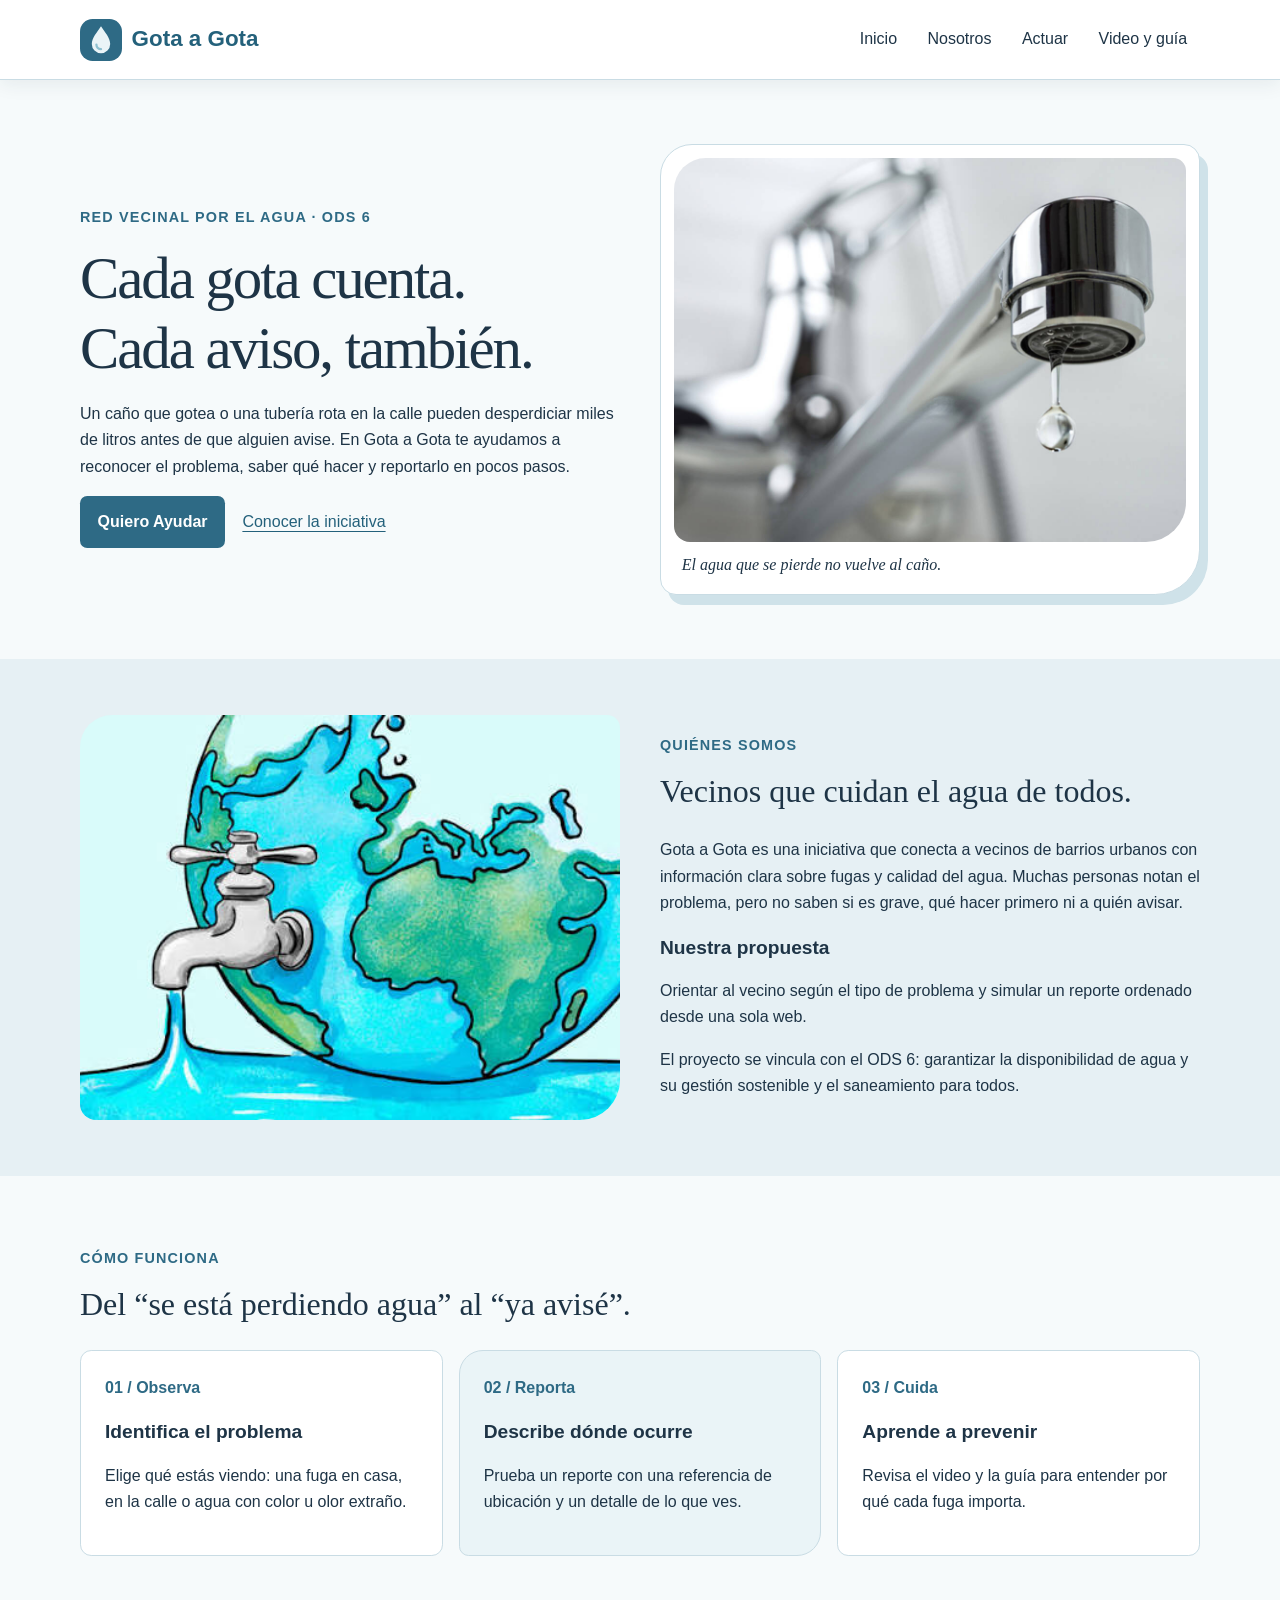
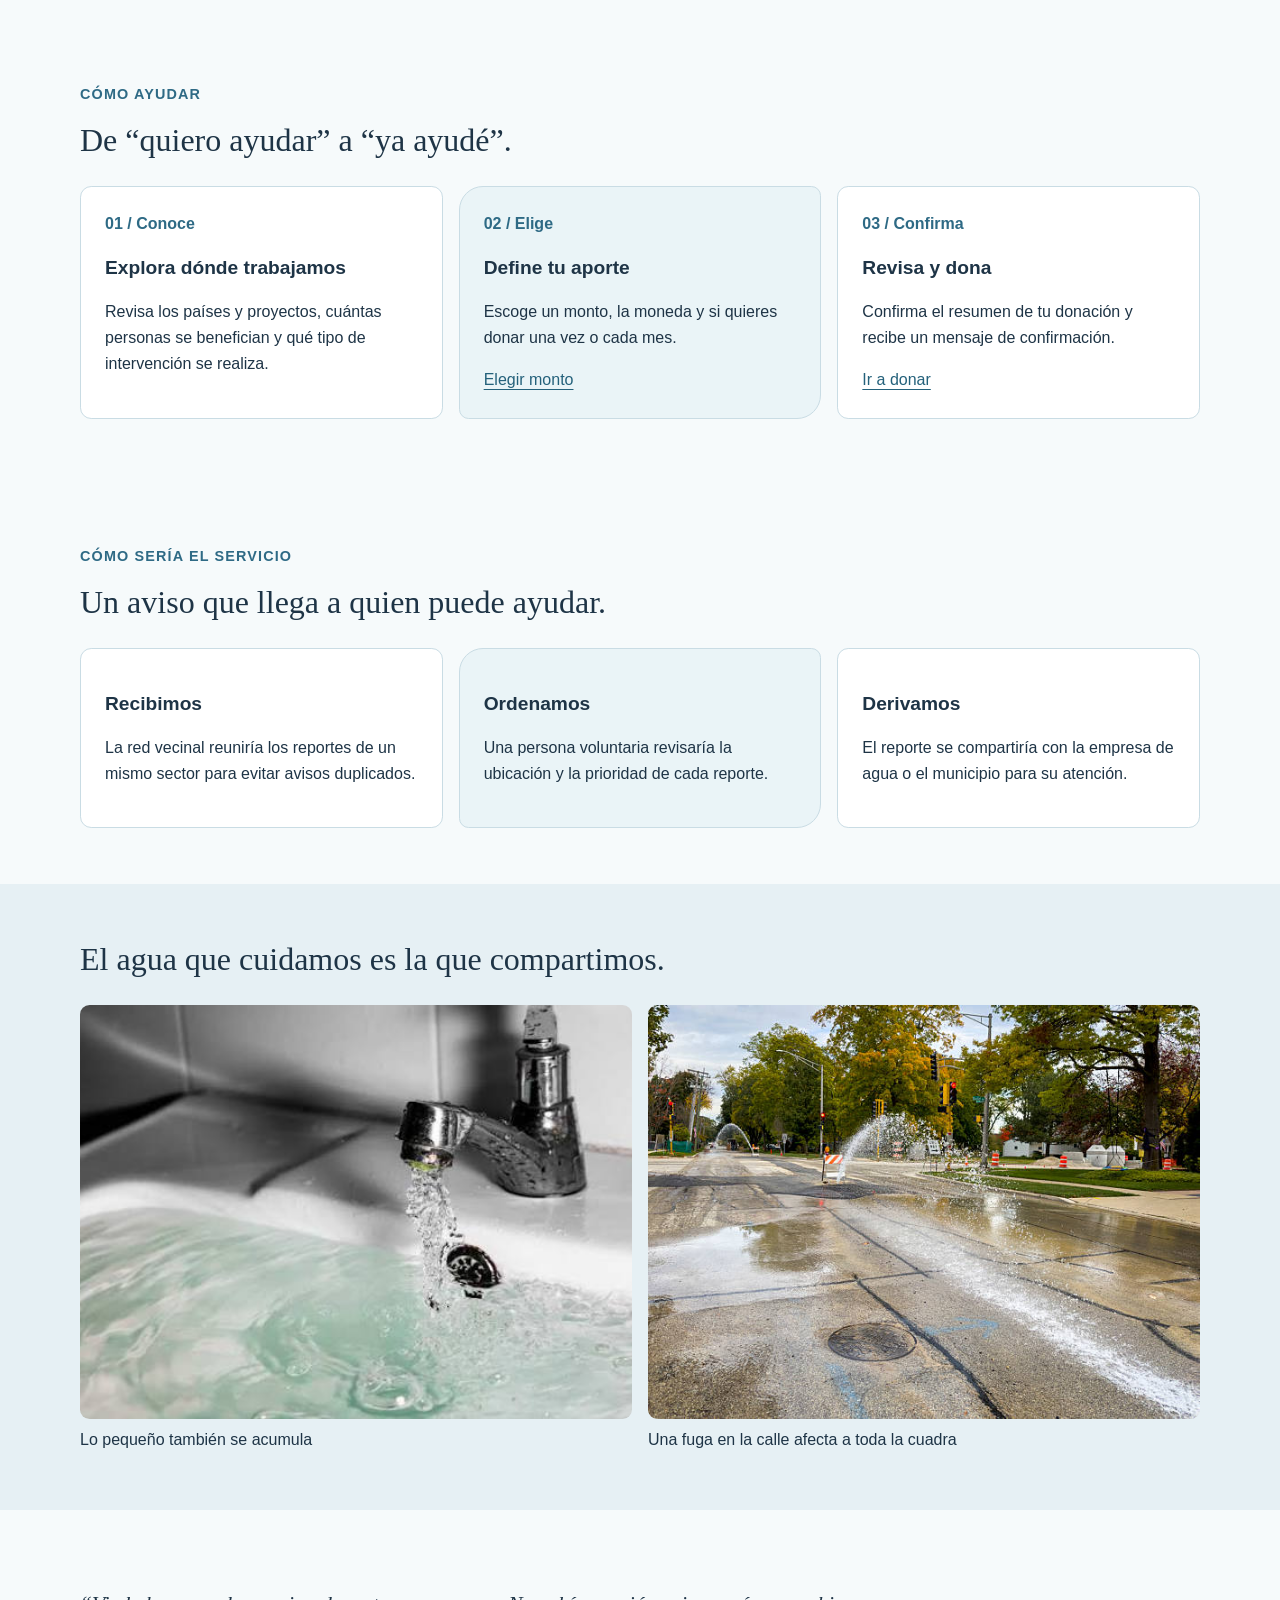
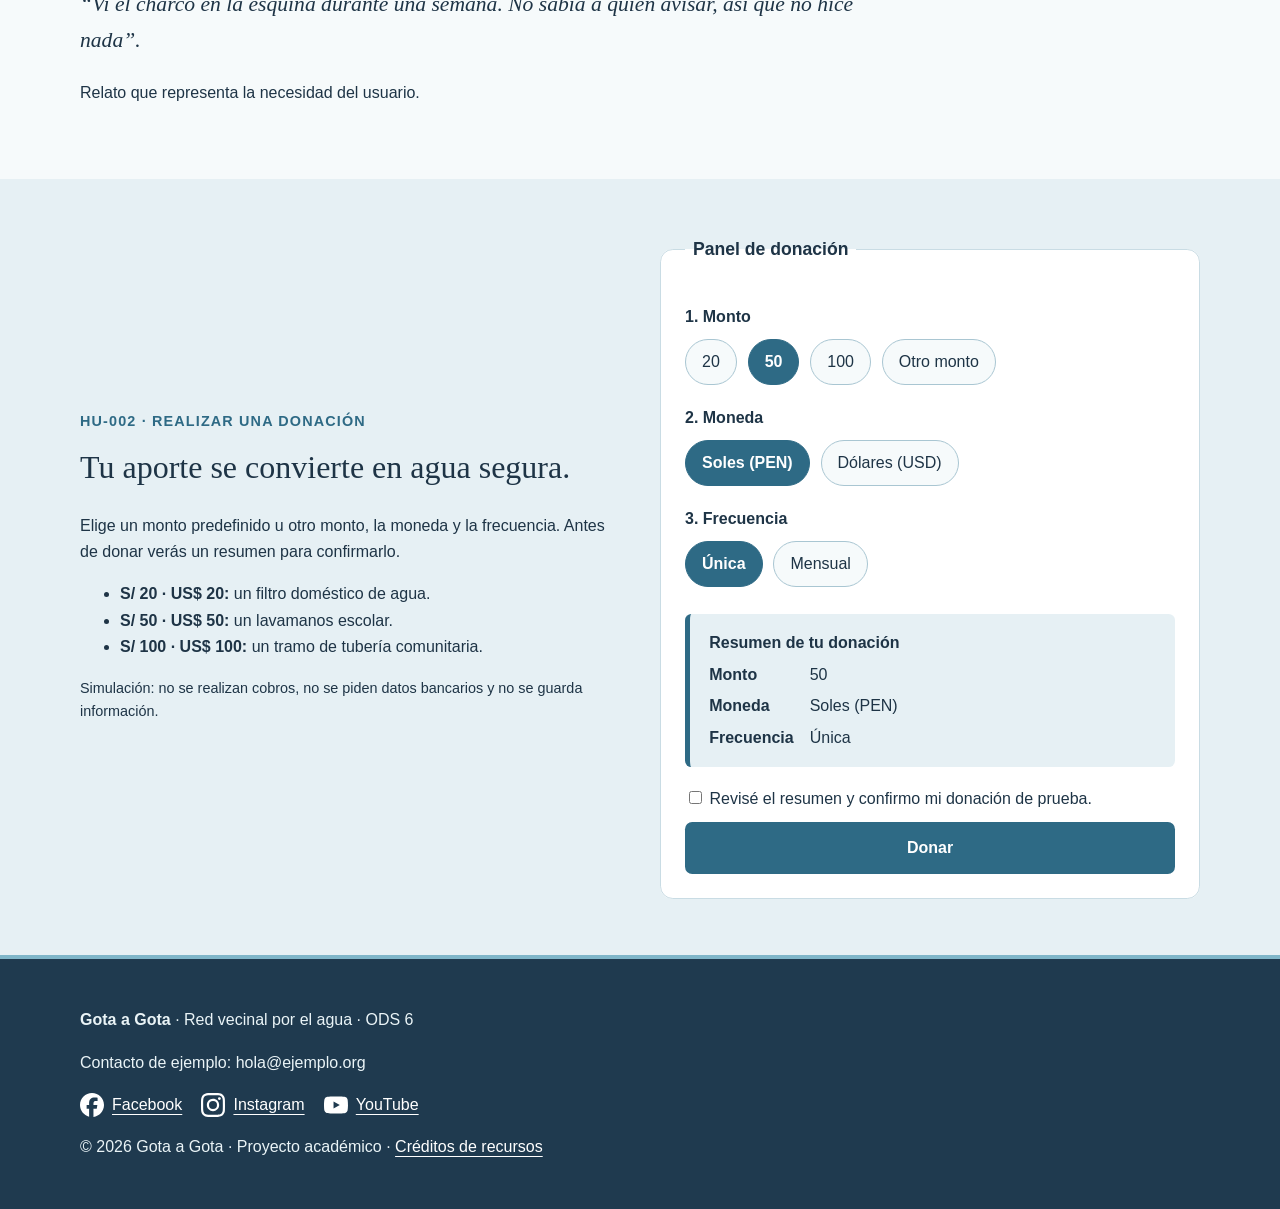
<file: index.html>
<!DOCTYPE html>
<html lang="es">

<head>
  <meta charset="UTF-8">
  <!-- PASO 1: permite que el navegador use el ancho real del celular. -->
  <meta name="viewport" content="width=device-width, initial-scale=1.0">
  <title>Inicio | Gota a Gota</title>
  <!-- PASO 2: conectar este HTML con el archivo CSS compartido. -->
  <link rel="stylesheet" href="css/estilos.css">
  <!-- Este icono (una gota) aparece en la pestaña del navegador. -->
  <link rel="icon" type="image/svg+xml" href="iconos/favicon.svg">
  <!-- defer: el JS se ejecuta cuando el HTML ya está listo. -->
  <script src="js/menu.js" defer></script>
</head>

<body>
  <a class="saltar" href="#contenido">Saltar al contenido</a>
  <!-- MENÚ ACME ADAPTADO: sticky en CSS lo mantiene visible al bajar. -->
  <header class="cabecera">
    <div class="contenedor barra">
      <!-- ODS 6: nombre y logotipo del proyecto en lugar de ACME. -->
      <a class="marca" href="#inicio" aria-label="Gota a Gota, ir al inicio"><img src="iconos/favicon.svg" alt=""
          width="42" height="42">Gota a Gota</a>
      <!-- El botón hamburguesa controla la navegación con id="navegacion".
           Solo se ve en celular (600 px o menos). Un button ya responde a clic, toque, Enter y espacio. -->
      <button id="boton-menu" class="hamburguesa" type="button" aria-controls="navegacion" aria-expanded="false"
        aria-label="Abrir menú">
        <span class="lineas" aria-hidden="true"><span></span><span></span><span></span></span>
        <span id="texto-menu">Menú</span>
      </button>
      <nav id="navegacion" class="navegacion" aria-label="Navegación principal">
        <!-- Lista horizontal en escritorio y vertical en celular. -->
        <ul class="menu">
          <li><a href="#inicio">Inicio</a></li>
          <li><a href="#nosotros">Nosotros</a></li>
          <li>
            <!-- details y summary abren el submenú vertical sin programar otro botón. -->
            <details id="actuar" class="desplegable">
              <summary>Actuar</summary>
              <ul class="submenu">
                <li><a href="#servicios">Cómo funciona</a></li>
                <li><a href="#como-ayudar">Cómo ayudar</a></li>
                <li><a href="#donar">Realizar una donación</a></li>
              </ul>
            </details>
          </li>
          <li><a href="recursos.html">Video y guía</a></li>
        </ul>
      </nav>
    </div>
  </header>
  <main id="contenido">
    <!-- PASO 5: hero con el problema y la solución del proyecto (imagen + texto). -->
    <section id="inicio" tabindex="-1" class="hero contenedor dos-columnas" aria-labelledby="titulo">
      <div>
        <p class="etiqueta">Red vecinal por el agua · ODS 6</p>
        <h1 id="titulo">Cada gota cuenta.<br>Cada aviso, también.</h1>
        <p>Un caño que gotea o una tubería rota en la calle pueden desperdiciar miles de litros antes de que alguien
          avise. En Gota a Gota te ayudamos a reconocer el problema, saber qué hacer y reportarlo en pocos pasos.</p>
        <a class="boton" href="#donar">Quiero Ayudar</a>
        <a class="enlace" href="recursos.html">Conocer la iniciativa</a>
      </div>
      <figure class="postal"><img class="foto" src="imagenes/ca%E2%94%9C%E2%96%92o.jpg"
          alt="Caño que gotea sobre un lavadero y desperdicia agua" width="1000" height="750">
        <figcaption>El agua que se pierde no vuelve al caño.</figcaption>
      </figure>
    </section>
    <section id="nosotros" tabindex="-1" class="seccion fondo">
      <div class="contenedor dos-columnas">
        <img class="foto" src="imagenes/CUIDADO.jpg" alt="Calle de un barrio donde una tubería rota forma un charco"
          width="1000" height="750" loading="lazy">
        <div>
          <p class="etiqueta">Quiénes somos</p>
          <h2>Vecinos que cuidan el agua de todos.</h2>
          <p>Gota a Gota es una iniciativa que conecta a vecinos de barrios urbanos con información clara sobre fugas y
            calidad del agua. Muchas personas notan el problema, pero no saben si es grave, qué hacer primero ni a quién
            avisar.</p>
          <h3>Nuestra propuesta</h3>
          <p>Orientar al vecino según el tipo de problema y simular un reporte ordenado desde una sola web.</p>
          <p>El proyecto se vincula con el ODS 6: garantizar la disponibilidad de agua y su gestión sostenible y el
            saneamiento para todos.</p>
        </div>
      </div>
    </section>
    <section id="servicios" tabindex="-1" class="seccion contenedor">
      <p class="etiqueta">Cómo funciona</p>
      <h2>Del “se está perdiendo agua” al “ya avisé”.</h2>
      <div class="tarjetas">
        <article class="tarjeta"><span class="numero">01 / Observa</span>
          <h3>Identifica el problema</h3>
          <p>Elige qué estás viendo: una fuga en casa, en la calle o agua con color u olor extraño.</p>
        </article>
        <article class="tarjeta"><span class="numero">02 / Reporta</span>
          <h3>Describe dónde ocurre</h3>
          <p>Prueba un reporte con una referencia de ubicación y un detalle de lo que ves.</p>
        </article>
        <article class="tarjeta"><span class="numero">03 / Cuida</span>
          <h3>Aprende a prevenir</h3>
          <p>Revisa el video y la guía para entender por qué cada fuga importa.</p>
        </article>
      </div>
    </section>
    <section id="como-ayudar" tabindex="-1" class="seccion contenedor">
      <p class="etiqueta">Cómo ayudar</p>
      <h2>De “quiero ayudar” a “ya ayudé”.</h2>
      <div class="tarjetas">
        <article class="tarjeta"><span class="numero">01 / Conoce</span>
          <h3>Explora dónde trabajamos</h3>
          <p>Revisa los países y proyectos, cuántas personas se benefician y qué tipo de intervención se realiza.</p>
        </article>
        <article class="tarjeta"><span class="numero">02 / Elige</span>
          <h3>Define tu aporte</h3>
          <p>Escoge un monto, la moneda y si quieres donar una vez o cada mes.</p><a href="#donar">Elegir monto</a>
        </article>
        <article class="tarjeta"><span class="numero">03 / Confirma</span>
          <h3>Revisa y dona</h3>
          <p>Confirma el resumen de tu donación y recibe un mensaje de confirmación.</p><a href="#donar">Ir a donar</a>
        </article>
      </div>
    </section>
    <section id="proyectos" class="seccion contenedor">
      <p class="etiqueta">Cómo sería el servicio</p>
      <h2>Un aviso que llega a quien puede ayudar.</h2>
      <div class="tarjetas">
        <article class="tarjeta">
          <h3>Recibimos</h3>
          <p>La red vecinal reuniría los reportes de un mismo sector para evitar avisos duplicados.</p>
        </article>
        <article class="tarjeta">
          <h3>Ordenamos</h3>
          <p>Una persona voluntaria revisaría la ubicación y la prioridad de cada reporte.</p>
        </article>
        <article class="tarjeta">
          <h3>Derivamos</h3>
          <p>El reporte se compartiría con la empresa de agua o el municipio para su atención.</p>
        </article>
      </div>
    </section>
    <section id="galeria" class="seccion fondo">
      <div class="contenedor">
        <h2>El agua que cuidamos es la que compartimos.</h2>
        <div class="galeria">
          <figure><img src="imagenes/MALCERRADO.jpg" alt="Gotas cayendo de un caño mal cerrado" width="1000"
              height="750" loading="lazy">
            <figcaption>Lo pequeño también se acumula</figcaption>
          </figure>
          <figure><img src="imagenes/FUGA.jpg" alt="Tubería con fuga frente a casas de un barrio" width="1000"
              height="750" loading="lazy">
            <figcaption>Una fuga en la calle afecta a toda la cuadra</figcaption>
          </figure>
        </div>
      </div>
    </section>
    <section id="testimonios" class="seccion contenedor">
      <blockquote>“Vi el charco en la esquina durante una semana. No sabía a quién avisar, así que no hice nada”.
      </blockquote>
      <p>Relato que representa la necesidad del usuario.</p>
    </section>
    <section id="donar" tabindex="-1" class="seccion fondo">
      <div class="contenedor dos-columnas">
        <div>
          <p class="etiqueta">HU-002 · Realizar una donación</p>
          <h2>Tu aporte se convierte en agua segura.</h2>
          <p>Elige un monto predefinido u otro monto, la moneda y la frecuencia. Antes de donar verás un resumen para
            confirmarlo.</p>
          <ul>
            <li><strong>S/ 20 · US$ 20:</strong> un filtro doméstico de agua.</li>
            <li><strong>S/ 50 · US$ 50:</strong> un lavamanos escolar.</li>
            <li><strong>S/ 100 · US$ 100:</strong> un tramo de tubería comunitaria.</li>
          </ul>
          <p class="nota">Simulación: no se realizan cobros, no se piden datos bancarios y no se guarda información.</p>
        </div>

        <fieldset class="donacion">
          <legend>Panel de donación</legend>
          <!-- CA01: montos predefinidos y opción de otro monto (mismo name, distintos id). -->
          <p class="grupo" id="g-monto">1. Monto</p>
          <input type="radio" name="monto" id="m20"><label for="m20">20</label>
          <input type="radio" name="monto" id="m50" checked><label for="m50">50</label>
          <input type="radio" name="monto" id="m100"><label for="m100">100</label>
          <input type="radio" name="monto" id="motro"><label for="motro">Otro monto</label>
          <!-- CA01: moneda. -->
          <p class="grupo">2. Moneda</p>
          <input type="radio" name="moneda" id="pen" checked><label for="pen">Soles (PEN)</label>
          <input type="radio" name="moneda" id="usd"><label for="usd">Dólares (USD)</label>
          <!-- CA01: frecuencia única o mensual. -->
          <p class="grupo">3. Frecuencia</p>
          <input type="radio" name="frecuencia" id="unica" checked><label for="unica">Única</label>
          <input type="radio" name="frecuencia" id="mensual"><label for="mensual">Mensual</label>

          <!-- CA03: resumen de monto, moneda y frecuencia antes de confirmar. -->
          <div class="resumen" aria-live="polite">
            <strong>Resumen de tu donación</strong>
            <dl>
              <dt>Monto</dt>
              <dd><span class="r r-m20">20</span><span class="r r-m50">50</span><span class="r r-m100">100</span><span
                  class="r r-motro" id="resumen-otro">El que escribas en “Otro monto”</span></dd>
              <dt>Moneda</dt>
              <dd><span class="r r-pen">Soles (PEN)</span><span class="r r-usd">Dólares (USD)</span></dd>
              <dt>Frecuencia</dt>
              <dd><span class="r r-unica">Única</span><span class="r r-mensual">Mensual (cada mes)</span></dd>
            </dl>
            <!-- JS (donacion.js): muestra a qué equivale el aporte y el total anual si es mensual. -->
            <p id="impacto" class="impacto" hidden></p>
          </div>

          <!-- Formulario para montos predefinidos. -->
          <form class="form-donar form-fijo" action="confirmacion.html" method="get">
            <div><input id="confirmo1" type="checkbox" required> <label for="confirmo1">Revisé el resumen y confirmo mi
                donación de prueba.</label></div>
            <button type="submit" class="boton">Donar</button>
          </form>

          <!-- Formulario para "Otro monto". CA02: required + min impiden vacío, 0 o negativo.
           Sin name: el valor no se agrega a la URL. -->
          <form class="form-donar form-otro" action="confirmacion.html" method="get">
            <label for="otro-monto">Escribe tu monto</label>
            <input id="otro-monto" type="number" required min="1" max="10000" step="1" placeholder="Ejemplo: 35"
              inputmode="numeric" aria-describedby="error-monto">
            <p class="error" id="error-monto">Ingresa un monto válido: un número entero mayor que 0 y hasta 10 000.</p>
            <p class="ok">Monto válido. Revisa el resumen y confirma tu donación.</p>
            <div><input id="confirmo2" type="checkbox" required> <label for="confirmo2">Revisé el resumen y confirmo mi
                donación de prueba.</label></div>
            <button type="submit" class="boton">Donar</button>
          </form>
        </fieldset>
      </div>
    </section>
  </main>
  <!-- PASO FINAL: pie compartido por las páginas del sitio. -->
  <footer class="pie">
    <div class="contenedor">
      <p><strong>Gota a Gota</strong> · Red vecinal por el agua · ODS 6</p>
      <p>Contacto de ejemplo: hola@ejemplo.org</p>
      <nav class="redes" aria-label="Redes sociales de referencia">
        <!-- Son páginas generales de las redes; reemplazar por cuentas del proyecto. -->
        <a href="https://www.facebook.com/" target="_blank" rel="noopener noreferrer"><img src="iconos/facebook.svg"
            alt="" width="24" height="24">Facebook</a>
        <a href="https://www.instagram.com/" target="_blank" rel="noopener noreferrer"><img src="iconos/instagram.svg"
            alt="" width="24" height="24">Instagram</a>
        <a href="https://www.youtube.com/" target="_blank" rel="noopener noreferrer"><img src="iconos/youtube.svg"
            alt="" width="24" height="24">YouTube</a>
      </nav>
      <p>© 2026 Gota a Gota · Proyecto académico · <a href="FUENTES.txt">Créditos de recursos</a></p>
    </div>
  </footer>
</body>

</html>
</file>
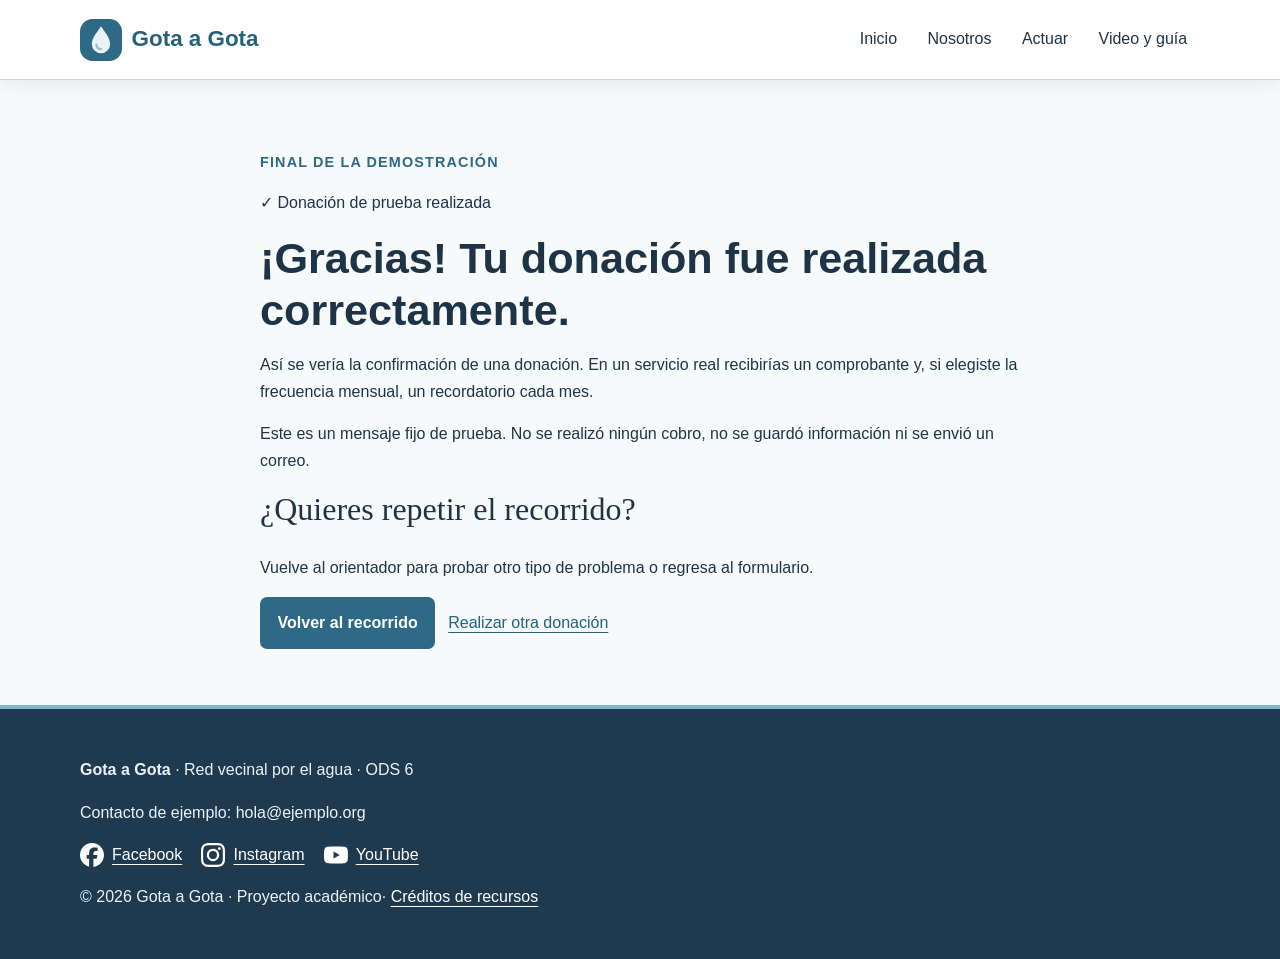
<file: confirmacion.html>
<!DOCTYPE html>
<html lang="es">

<head>
  <meta charset="UTF-8">
  <!-- PASO 1: permite que el navegador use el ancho real del celular. -->
  <meta name="viewport" content="width=device-width, initial-scale=1.0">
  <title>Inicio | Gota a Gota</title>
  <!-- PASO 2: conectar este HTML con el archivo CSS compartido. -->
  <link rel="stylesheet" href="css/estilos.css">
  <!-- Este icono (una gota) aparece en la pestaña del navegador. -->
  <link rel="icon" type="image/svg+xml" href="iconos/favicon.svg">
  <!-- defer: el JS se ejecuta cuando el HTML ya está listo. -->
  <script src="js/menu.js" defer></script>

</head>


<body>
  <a class="saltar" href="#contenido">Saltar al contenido</a>
  <!-- PASO 3: este header permanece visible con position: sticky en CSS. -->
  <header class="cabecera">
    <div class="contenedor barra">
      <!-- ODS 6: nombre y logotipo del proyecto en lugar de ACME. -->
      <a class="marca" href="#inicio" aria-label="Gota a Gota, ir al inicio"><img src="iconos/favicon.svg" alt=""
          width="42" height="42">Gota a Gota</a>
      <!-- El botón hamburguesa controla la navegación con id="navegacion".
           Solo se ve en celular (600 px o menos). Un button ya responde a clic, toque, Enter y espacio. -->
      <button id="boton-menu" class="hamburguesa" type="button" aria-controls="navegacion" aria-expanded="false"
        aria-label="Abrir menú">
        <span class="lineas" aria-hidden="true"><span></span><span></span><span></span></span>
        <span id="texto-menu">Menú</span>
      </button>
      <nav id="navegacion" class="navegacion" aria-label="Navegación principal">
        <!-- Lista horizontal en escritorio y vertical en celular. -->
        <ul class="menu">
          <li><a href="#inicio">Inicio</a></li>
          <li><a href="#nosotros">Nosotros</a></li>
          <li>
            <!-- details y summary abren el submenú vertical sin programar otro botón. -->
            <details id="actuar" class="desplegable">
              <summary>Actuar</summary>
              <ul class="submenu">
                <li><a href="#servicios">Cómo funciona</a></li>
                <li><a href="#como-ayudar">Cómo ayudar</a></li>
                <li><a href="#donar">Realizar una donación</a></li>
              </ul>
            </details>
          </li>
          <li><a href="recursos.html">Video y guía</a></li>
        </ul>
      </nav>
    </div>
  </header>
  <main id="contenido" class="contenedor seccion">
    <section class="confirmacion" aria-labelledby="confirmado">
      <!-- HU-002 CA03 / Escenario 1: confirmación visible al completar la donación. -->
      <p class="etiqueta">Final de la demostración</p>
      <p class="sello">✓ Donación de prueba realizada</p>
      <h1 id="confirmado">¡Gracias! Tu donación fue realizada correctamente.</h1>
      <p>Así se vería la confirmación de una donación. En un servicio real recibirías un comprobante y, si elegiste la
        frecuencia mensual, un recordatorio cada mes.</p>
      <p>Este es un mensaje fijo de prueba. No se realizó ningún cobro, no se guardó información ni se envió un correo.
      </p>
      <h2>¿Quieres repetir el recorrido?</h2>
      <p>Vuelve al orientador para probar otro tipo de problema o regresa al formulario.</p><a class="boton"
        href="index.html#orientador">Volver al recorrido</a><a class="enlace" href="index.html#donar">Realizar otra donación</a>
    </section>
  </main>
  <!-- PASO FINAL: pie compartido por las páginas del sitio. -->
  <footer class="pie">
    <div class="contenedor">
      <p><strong>Gota a Gota</strong> · Red vecinal por el agua · ODS 6</p>
      <p>Contacto de ejemplo: hola@ejemplo.org</p>
      <nav class="redes" aria-label="Redes sociales de referencia">
        <!-- Son páginas generales de las redes; reemplazar por cuentas del proyecto. -->
        <a href="https://www.facebook.com/" target="_blank" rel="noopener noreferrer"><img src="iconos/facebook.svg"
            alt="" width="24" height="24">Facebook</a>
        <a href="https://www.instagram.com/" target="_blank" rel="noopener noreferrer"><img src="iconos/instagram.svg"
            alt="" width="24" height="24">Instagram</a>
        <a href="https://www.youtube.com/" target="_blank" rel="noopener noreferrer"><img src="iconos/youtube.svg"
            alt="" width="24" height="24">YouTube</a>
      </nav>
      <p>© 2026 Gota a Gota · Proyecto académico· <a href="FUENTES.txt">Créditos de recursos</a></p>
    </div>
  </footer>
</body>

</html>
</file>
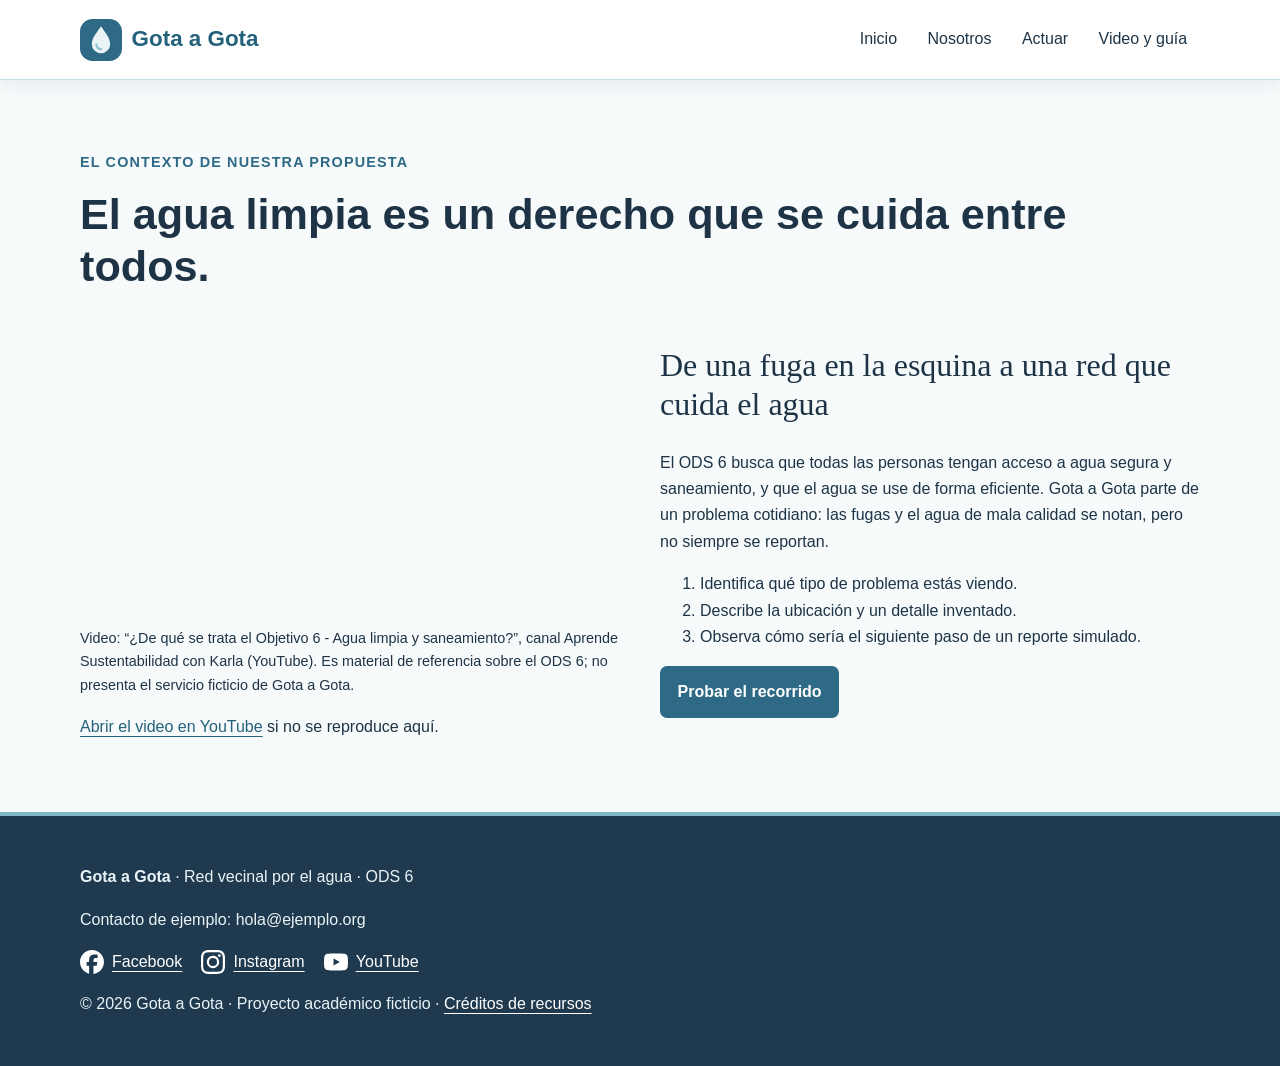
<file: recursos.html>
<!DOCTYPE html>
<html lang="es">
<head>
  <meta charset="UTF-8">
  <!-- PASO 1: permite que el navegador use el ancho real del celular. -->
  <meta name="viewport" content="width=device-width, initial-scale=1.0">
  <title>Inicio | Gota a Gota</title>
  <!-- PASO 2: conectar este HTML con el archivo CSS compartido. -->
  <link rel="stylesheet" href="css/estilos.css">
  <!-- Este icono (una gota) aparece en la pestaña del navegador. -->
  <link rel="icon" type="image/svg+xml" href="iconos/favicon.svg">
  <!-- defer: el JS se ejecuta cuando el HTML ya está listo. -->
  <script src="js/menu.js" defer></script>

</head>

<body>
<a class="saltar" href="#contenido">Saltar al contenido</a>
  <!-- MENÚ ACME ADAPTADO: sticky en CSS lo mantiene visible al bajar. -->
  <header class="cabecera">
    <div class="contenedor barra">
      <!-- ODS 6: nombre y logotipo del proyecto en lugar de ACME. -->
      <a class="marca" href="index.html#inicio" aria-label="Gota a Gota, ir al inicio"><img src="iconos/favicon.svg" alt="" width="42" height="42">Gota a Gota</a>
      <!-- El botón hamburguesa controla la navegación con id="navegacion".
           Solo se ve en celular (600 px o menos). Un button ya responde a clic, toque, Enter y espacio. -->
      <button id="boton-menu" class="hamburguesa" type="button"
              aria-controls="navegacion" aria-expanded="false" aria-label="Abrir menú">
        <span class="lineas" aria-hidden="true"><span></span><span></span><span></span></span>
        <span id="texto-menu">Menú</span>
      </button>
      <nav id="navegacion" class="navegacion" aria-label="Navegación principal">
        <!-- Lista horizontal en escritorio y vertical en celular. -->
        <ul class="menu">
          <li><a href="index.html#inicio">Inicio</a></li>
          <li><a href="index.html#nosotros">Nosotros</a></li>
          <li>
            <!-- details y summary abren el submenú vertical sin programar otro botón. -->
            <details id="actuar" class="desplegable">
              <summary>Actuar</summary>
              <ul class="submenu">
                <li><a href="index.html#servicios">Cómo funciona</a></li>
                <li><a href="index.html#como-ayudar">Cómo ayudar</a></li>
                <li><a href="index.html#donar">Realizar una donación</a></li>
              </ul>
            </details>
          </li>
          <li><a href="recursos.html">Video y guía</a></li>
        </ul>
      </nav>
    </div>
  </header>
<main id="contenido" class="contenedor seccion"><p class="etiqueta">El contexto de nuestra propuesta</p><h1>El agua limpia es un derecho que se cuida entre todos.</h1>
  <section class="dos-columnas" aria-labelledby="video-titulo"><div>
    <!-- PASO 9: video de referencia sobre el ODS 6. El enlace alternativo siempre está disponible. -->
    <iframe
  class="video"
  src="https://www.youtube.com/embed/1P7N_GLkz38"
  title="¿De qué se trata el Objetivo 6: Agua limpia y saneamiento?"
  referrerpolicy="strict-origin-when-cross-origin"
  allow="accelerometer; autoplay; clipboard-write; encrypted-media; gyroscope; picture-in-picture"
  allowfullscreen>
</iframe>
    <p class="nota">Video: “¿De qué se trata el Objetivo 6 - Agua limpia y saneamiento?”, canal Aprende Sustentabilidad con Karla (YouTube). Es material de referencia sobre el ODS 6; no presenta el servicio ficticio de Gota a Gota.</p><p><a href="https://www.youtube.com/watch?v=1P7N_GLkz38" target="_blank" rel="noopener noreferrer">Abrir el video en YouTube</a> si no se reproduce aquí.</p></div>
    <div><h2 id="video-titulo">De una fuga en la esquina a una red que cuida el agua</h2><p>El ODS 6 busca que todas las personas tengan acceso a agua segura y saneamiento, y que el agua se use de forma eficiente. Gota a Gota parte de un problema cotidiano: las fugas y el agua de mala calidad se notan, pero no siempre se reportan.</p><ol><li>Identifica qué tipo de problema estás viendo.</li><li>Describe la ubicación y un detalle inventado.</li><li>Observa cómo sería el siguiente paso de un reporte simulado.</li></ol><a class="boton" href="index.html#donar">Probar el recorrido</a></div>
  </section></main>
<!-- PASO FINAL: pie compartido por las páginas del sitio. -->
<footer class="pie">
  <div class="contenedor">
    <p><strong>Gota a Gota</strong> · Red vecinal por el agua · ODS 6</p>
    <p>Contacto de ejemplo: hola@ejemplo.org</p>
    <nav class="redes" aria-label="Redes sociales de referencia">
      <!-- Son páginas generales de las redes; reemplazar por cuentas del proyecto. -->
      <a href="https://www.facebook.com/" target="_blank" rel="noopener noreferrer"><img src="iconos/facebook.svg" alt="" width="24" height="24">Facebook</a>
      <a href="https://www.instagram.com/" target="_blank" rel="noopener noreferrer"><img src="iconos/instagram.svg" alt="" width="24" height="24">Instagram</a>
      <a href="https://www.youtube.com/" target="_blank" rel="noopener noreferrer"><img src="iconos/youtube.svg" alt="" width="24" height="24">YouTube</a>
    </nav>
    <p>© 2026 Gota a Gota · Proyecto académico ficticio · <a href="FUENTES.txt">Créditos de recursos</a></p>
  </div>
</footer>
</body>
</html>
</file>
<file: css/estilos.css>
/* PASO 1. El ancho incluye padding y borde: facilita calcular tamaños. */
* {
  box-sizing: border-box;
}

/* PASO 2. Estilos generales que heredan los textos.
   ODS 6: paleta marina suave (azul marino, azul petróleo y celeste agua). */
body {
  margin: 0;
  font-family: Arial, sans-serif;
  color: #1e3446;
  background: #f6fafb;
  line-height: 1.65;
}

h1,
h2,
h3 {
  line-height: 1.2;
}

h1 {
  font-size: 2.7rem;
  margin: 0 0 1rem;
}

h2 {
  font-size: 2rem;
  margin-top: 0;
}

h3 {
  font-size: 1.2rem;
}

a {
  color: #24617b;
  text-underline-offset: 4px;
}

/* El foco visible permite recorrer la web con el teclado. */
a:focus-visible,
button:focus-visible,
summary:focus-visible,
input:focus-visible,
select:focus-visible {
  outline: 3px solid #3a8fa8;
  outline-offset: 4px;
}

/* PASO 3. Nunca estirar una imagen más allá de su contenedor. */
img {
  max-width: 100%;
  height: auto;
  display: block;
}

.contenedor {
  width: 92%;
  max-width: 1120px;
  margin: 0 auto;
}

.seccion {
  padding: 3.5rem 0;
}

.fondo {
  background: #e6f0f4;
}

.etiqueta {
  font-weight: bold;
  color: #2e6a85;
  font-size: .9rem;
  text-transform: uppercase;
  letter-spacing: .08em;
}

.nota {
  font-size: .9rem;
}

/* PASO 4. Flexbox alinea logo y navegación. wrap evita desbordamientos. */
.cabecera {
  background: white;
  border-bottom: 1px solid #c9dce4;
}

.barra {
  display: flex;
  align-items: center;
  justify-content: space-between;
  gap: 1rem;
  flex-wrap: wrap;
  padding: 1rem 0;
}

.marca {
  display: flex;
  align-items: center;
  gap: .6rem;
  text-decoration: none;
  font-size: 1.4rem;
  font-weight: bold;
}

.menu {
  display: flex;
  flex-wrap: wrap;
  align-items: center;
  gap: .3rem;
  list-style: none;
  margin: 0;
  padding: 0;
}

.menu a,
summary {
  display: block;
  padding: .65rem .8rem;
  color: #1e3446;
  cursor: pointer;
}

.menu a {
  text-decoration: none;
}

.menu a:hover,
summary:hover {
  background: #dcebf1;
  border-radius: .4rem;
}

/* El menú acompaña al usuario al bajar por la página.
   sticky conserva su espacio: no hace falta compensar con padding en body.
   top: 0 lo mantiene pegado arriba; z-index evita que las fotos lo tapen. */
.cabecera {
  position: sticky;
  top: 0;
  z-index: 100;
  box-shadow: 0 4px 18px #1e344614;
}

/* Dejar espacio al navegar con #id para que el header no tape el título. */
section[id],
main[id] {
  scroll-margin-top: 130px;
}

/* PASO 5. La lista interior es vertical. Solo details controla su apertura. */
.desplegable {
  position: relative;
}

summary {
  list-style: revert;
}

.submenu {
  position: absolute;
  top: 100%;
  right: 0; /* como en ACME: alineado a la derecha para no salir de la pantalla */
  width: 230px;
  padding: .5rem;
  margin: .3rem 0 0;
  list-style: none;
  background: white;
  border: 1px solid #bcd3dd;
  border-radius: .5rem;
  box-shadow: 0 8px 20px #1e344624;
  z-index: 10;
}

/* MENÚ ACME. El botón hamburguesa se oculta en escritorio. */
.hamburguesa {
  display: none;
  align-items: center;
  gap: .65rem;
  min-height: 44px;
  padding: .55rem .8rem;
  border: 1px solid #2e6a85;
  border-radius: .45rem;
  background: #2e6a85;
  color: white;
  font: inherit;
  cursor: pointer;
}

.hamburguesa:hover {
  background: #22546b;
}

.lineas {
  display: grid;
  gap: 4px;
  width: 22px;
}

.lineas span {
  display: block;
  height: 2px;
  background: white;
}

/* hidden lo cambia JS: oculto significa que los enlaces tampoco reciben Tab. */
[hidden] {
  display: none !important;
}

/* Las secciones con tabindex="-1" reciben foco desde el menú sin mostrar un borde. */
section[tabindex="-1"]:focus {
  outline: none;
}

/* PASO 6. Dos columnas iguales: imagen y texto. minmax evita desborde. */
.dos-columnas {
  display: grid;
  grid-template-columns: repeat(2, minmax(0, 1fr));
  gap: 2.5rem;
  align-items: center;
}

.dos-columnas>* {
  min-width: 0;
}

.hero {
  padding-top: 4rem;
  padding-bottom: 4rem;
}

.foto {
  width: 100%;
  aspect-ratio: 4 / 3;
  object-fit: cover;
  border-radius: 2rem .8rem 2.5rem 1rem;
}

/* PASO 7. Enlaces y botones con apariencia consistente. */
.boton {
  display: inline-block;
  padding: .8rem 1.1rem;
  background: #2e6a85;
  color: white;
  border: 0;
  border-radius: .45rem;
  font: inherit;
  font-weight: bold;
  text-decoration: none;
  cursor: pointer;
}

.boton:hover {
  background: #22546b;
}

.enlace {
  display: inline-block;
  margin: .8rem;
}

/* PASO 8. Tres tarjetas en escritorio. */
.tarjetas {
   display: grid;
   grid-template-columns: repeat(3, minmax(0, 1fr));
   gap: 1rem;
}

.tarjeta {
   padding: 1.5rem;
   border: 1px solid #c9dce4;
   border-radius: .7rem;
   background: white;
}

.numero {
   color: #2e6a85;
   font-weight: bold;
}

.galeria {
   display: grid;
   grid-template-columns: repeat(2, minmax(0, 1fr));
   gap: 1rem;
}

figure {
   margin: 0;
}

.galeria img {
   width: 100%;
   aspect-ratio: 4 / 3;
   object-fit: cover;
   border-radius: .6rem;
}

figcaption {
   padding-top: .5rem;
}

blockquote {
   margin-left: 0;
   font-size: 1.35rem;
}


/* PASO 9. El orientador responde a los radios sin JavaScript. */
.orientador {
  border: 1px solid #a9c6d2;
  border-radius: .6rem;
  padding: 1.5rem;
  min-width: 0;
}

legend {
  font-weight: bold;
  padding: 0 .5rem;
}

.orientador>label {
  display: inline-block;
  margin: .4rem 1rem .4rem 0;
  padding: .4rem .6rem;
  cursor: pointer;
  border-radius: .3rem;
}

.orientador>label:hover {
  background: #dcebf1;
}

.orientador>input:checked+label {
  background: #2e6a85;
  color: white;
  border-radius: .3rem;
}

.resultados {
  background: white;
  padding: 1.5rem;
  border-radius: .5rem;
  margin-top: 1rem;
}

/* Primero ocultamos los tres paneles. */
.respuesta {
  display: none;
}

/* ~ busca un hermano posterior. :checked identifica la opción marcada.
   ODS 6: los id coinciden con los radios del orientador de index.html. */
#fuga-casa:checked~.resultados .fuga-casa,
#fuga-calle:checked~.resultados .fuga-calle,
#agua-turbia:checked~.resultados .agua-turbia {
  display: block;
}

/* PASO 10. Cada campo ocupa una fila del formulario. */
.formulario {
  display: grid;
  gap: .6rem;
  background: white;
  border: 1px solid #c9dce4;
  padding: 1.5rem;
  border-radius: .7rem;
}

.formulario>label {
  font-weight: bold;
}

input[type="text"],
input[type="email"],
input[type="number"],
select,
textarea {
  width: 100%;
  min-width: 0;
  font: inherit;
  padding: .7rem;
  border: 1px solid #6f8c9c;
  border-radius: .3rem;
  background: white;
  color: #1e3446;
}

input[type="radio"],
input[type="checkbox"] {
  accent-color: #2e6a85;
}

/* PASO 11. La proporción del video se conserva a cualquier ancho. */
.video {
  width: 100%;
  aspect-ratio: 16 / 9;
  border: 0;
  display: block;
}

.confirmacion {
  max-width: 760px;
  margin: 0 auto;
}

.pie {
  background: #1f3a4f;
  color: #eaf4f7;
  padding: 2rem 0;
  border-top: 4px solid #7fb6c9;
}

.pie a {
  color: white;
}

.redes {
  display: flex;
  flex-wrap: wrap;
  gap: 1.2rem;
}

.redes a {
  display: inline-flex;
  align-items: center;
  gap: .5rem;
}

.redes img {
  filter: invert(1);
}

.saltar {
  position: absolute;
  left: -9999px;
}

.saltar:focus {
  left: 1rem;
  top: 1rem;
  padding: 1rem;
  background: white;
  z-index: 200;
}

/* =========================================================
   PASO 9. HU-002 · REALIZAR UNA DONACIÓN (solo HTML y CSS)
   Los radios y los paneles (.resumen, formularios) son hermanos
   dentro de .donacion: así funciona el selector ~ con :checked.
   ========================================================= */
.donacion {
   position: relative;
   background: white;
   border: 1px solid #c9dce4;
   border-radius: .8rem;
   padding: 1.5rem;
   min-width: 0;
   margin: 0;
}

.donacion legend {
   font-weight: bold;
   padding: 0 .5rem;
   font-size: 1.1rem;
}

.grupo {
   font-weight: bold;
   margin: 1rem 0 .3rem;
}

/* El radio queda invisible pero sigue funcionando con teclado y lector de pantalla. */
.donacion>input[type="radio"] {
   position: absolute;
   opacity: 0;
   width: 1px;
   height: 1px;
}

/* Cada label se ve como una ficha que se puede tocar. */
.donacion>label {
   display: inline-block;
   margin: .25rem .4rem .25rem 0;
   padding: .55rem 1rem;
   border: 1px solid #a9c6d2;
   border-radius: 2rem;
   background: #f6fafb;
   cursor: pointer;
}

.donacion>label:hover {
   background: #dcebf1;
}

.donacion>input:checked+label {
   background: #2e6a85;
   border-color: #2e6a85;
   color: white;
   font-weight: bold;
}

.donacion>input:focus-visible+label {
   outline: 3px solid #3a8fa8;
   outline-offset: 3px;
}

.salto {
   flex-basis: 100%;
   height: 0;
   margin: 0;
}

/* CA03: resumen antes de confirmar. Primero ocultamos todos los textos. */
.resumen {
   margin-top: 1.4rem;
   padding: 1rem 1.2rem;
   background: #e6f0f4;
   border-left: 5px solid #2e6a85;
   border-radius: .4rem;
}

.resumen dl {
   display: grid;
   grid-template-columns: auto 1fr;
   gap: .3rem 1rem;
   margin: .4rem 0 0;
}

.resumen dt {
   font-weight: bold;
}

.resumen dd {
   margin: 0;
}

.r {
   display: none;
}

/* Si un radio está marcado, mostramos su texto dentro del resumen. */
#m20:checked~.resumen .r-m20,
#m50:checked~.resumen .r-m50,
#m100:checked~.resumen .r-m100,
#motro:checked~.resumen .r-motro,
#pen:checked~.resumen .r-pen,
#usd:checked~.resumen .r-usd,
#unica:checked~.resumen .r-unica,
#mensual:checked~.resumen .r-mensual {
   display: inline;
}

/* INTERACCIÓN JS (donacion.js): impacto del aporte dentro del resumen. */
.impacto {
   margin: .8rem 0 0;
   padding-top: .6rem;
   border-top: 1px dashed #a9c6d2;
}

/* Texto que JS muestra cuando "Otro monto" aún no es válido. */
.pendiente {
   color: #8a2b2b;
   font-style: italic;
}

/* CA01: "Otro monto" muestra su propio formulario con el campo numérico. */
.form-donar {
   display: grid;
   gap: .6rem;
   margin-top: 1.2rem;
}

.form-otro {
   display: none;
}

#motro:checked~.form-fijo {
   display: none;
}

#motro:checked~.form-otro {
   display: grid;
}

.form-donar>label {
   font-weight: bold;
}

/* CA02: mensaje de error visible si el monto está vacío, es 0 o es inválido. */
.error {
   display: none;
   margin: 0;
   padding: .6rem .8rem;
   background: #fbeeee;
   color: #8a2b2b;
   border-left: 4px solid #b54848;
   border-radius: .3rem;
}

.ok {
   display: none;
   margin: 0;
   padding: .6rem .8rem;
   background: #e7f4ef;
   color: #1d5a45;
   border-left: 4px solid #3f8f72;
   border-radius: .3rem;
}


#otro-monto:user-invalid~.error,
#otro-monto:not(:placeholder-shown):invalid~.error {
   display: block;
}

#otro-monto:valid~.ok {
   display: block;
}

#otro-monto:user-invalid,
#otro-monto:not(:placeholder-shown):invalid {
   border-color: #b54848;
}


/* PASO 12. TABLET: estas reglas se aplican a 900 px o menos. */
@media (max-width: 900px) {
  .barra {
    gap: .4rem;
  }

  .tarjetas {
    grid-template-columns: repeat(2, minmax(0, 1fr));
  }

  h1 {
    font-size: 2.2rem;
  }
}

/* PASO 13. CELULAR: cambiamos columnas por una sola columna. */
@media (max-width: 600px) {
  h1 {
    font-size: 1.9rem;
  }

  h2 {
    font-size: 1.6rem;
  }

  .dos-columnas,
  .tarjetas,
  .galeria {
    grid-template-columns: 1fr;
  }

  .dos-columnas {
    gap: 1.5rem;
  }

  .hero,
  .seccion {
    padding-top: 2.2rem;
    padding-bottom: 2.2rem;
  }

  /* MENÚ ACME: en celular aparece la hamburguesa y la navegación
     se despliega debajo del encabezado. JS cambia el atributo hidden. */
  .barra {
    flex-wrap: nowrap;
  }

  .hamburguesa {
    display: inline-flex;
  }

  .navegacion {
    position: absolute;
    top: 100%;
    left: 0;
    width: 100%;
    max-height: 70vh;
    overflow-y: auto;
    padding: .5rem 4%;
    background: white;
    border-bottom: 1px solid #c9dce4;
    box-shadow: 0 8px 20px #1e344624;
  }

  .menu {
    flex-direction: column;
    align-items: stretch;
    flex-wrap: nowrap;
    gap: 0;
  }

  /* El submenú ocupa su lugar dentro de la navegación móvil. */
  .submenu {
    position: static;
    width: 100%;
    margin: 0;
    box-shadow: none;
    background: #f6fafb;
  }

  /* El header ahora es más bajo: basta con menos espacio sobre los destinos. */
  section[id],
  main[id] {
    scroll-margin-top: 90px;
  }

  .enlace {
    margin-left: 0;
  }

  .formulario,
  .orientador,
  .resultados {
    padding: 1rem;
  }
}

/* Detalles de identidad: tonos marinos suaves, títulos serif y bordes redondeados como el agua. */
.postal {
  background: #fff;
  padding: .8rem;
  border: 1px solid #c9dce4;
  border-radius: 2rem 1rem 2.8rem 1rem;
  box-shadow: 8px 10px 0 #cfe2e9;
}

.postal figcaption {
  padding: .6rem .5rem .2rem;
  font-family: Georgia, serif;
  font-style: italic;
}

.hero h1 {
  font-family: Georgia, serif;
  font-weight: normal;
  font-size: clamp(2.2rem, 4.6vw, 3.8rem);
  letter-spacing: -.035em;
}

h2 {
  font-family: Georgia, serif;
  font-weight: normal;
}

.tarjeta:nth-child(2) {
  background: #eaf4f7;
  border-radius: 1.5rem .6rem 1.5rem .6rem;
}

blockquote {
  font-family: Georgia, serif;
  font-style: italic;
  max-width: 780px;
}

textarea {
  resize: vertical;
}

@media (max-width: 600px) {
  .barra {
    padding: .6rem 0;
  }

  .marca {
    font-size: 1.2rem;
  }

  .marca img {
    width: 30px;
  }
}
</file>
